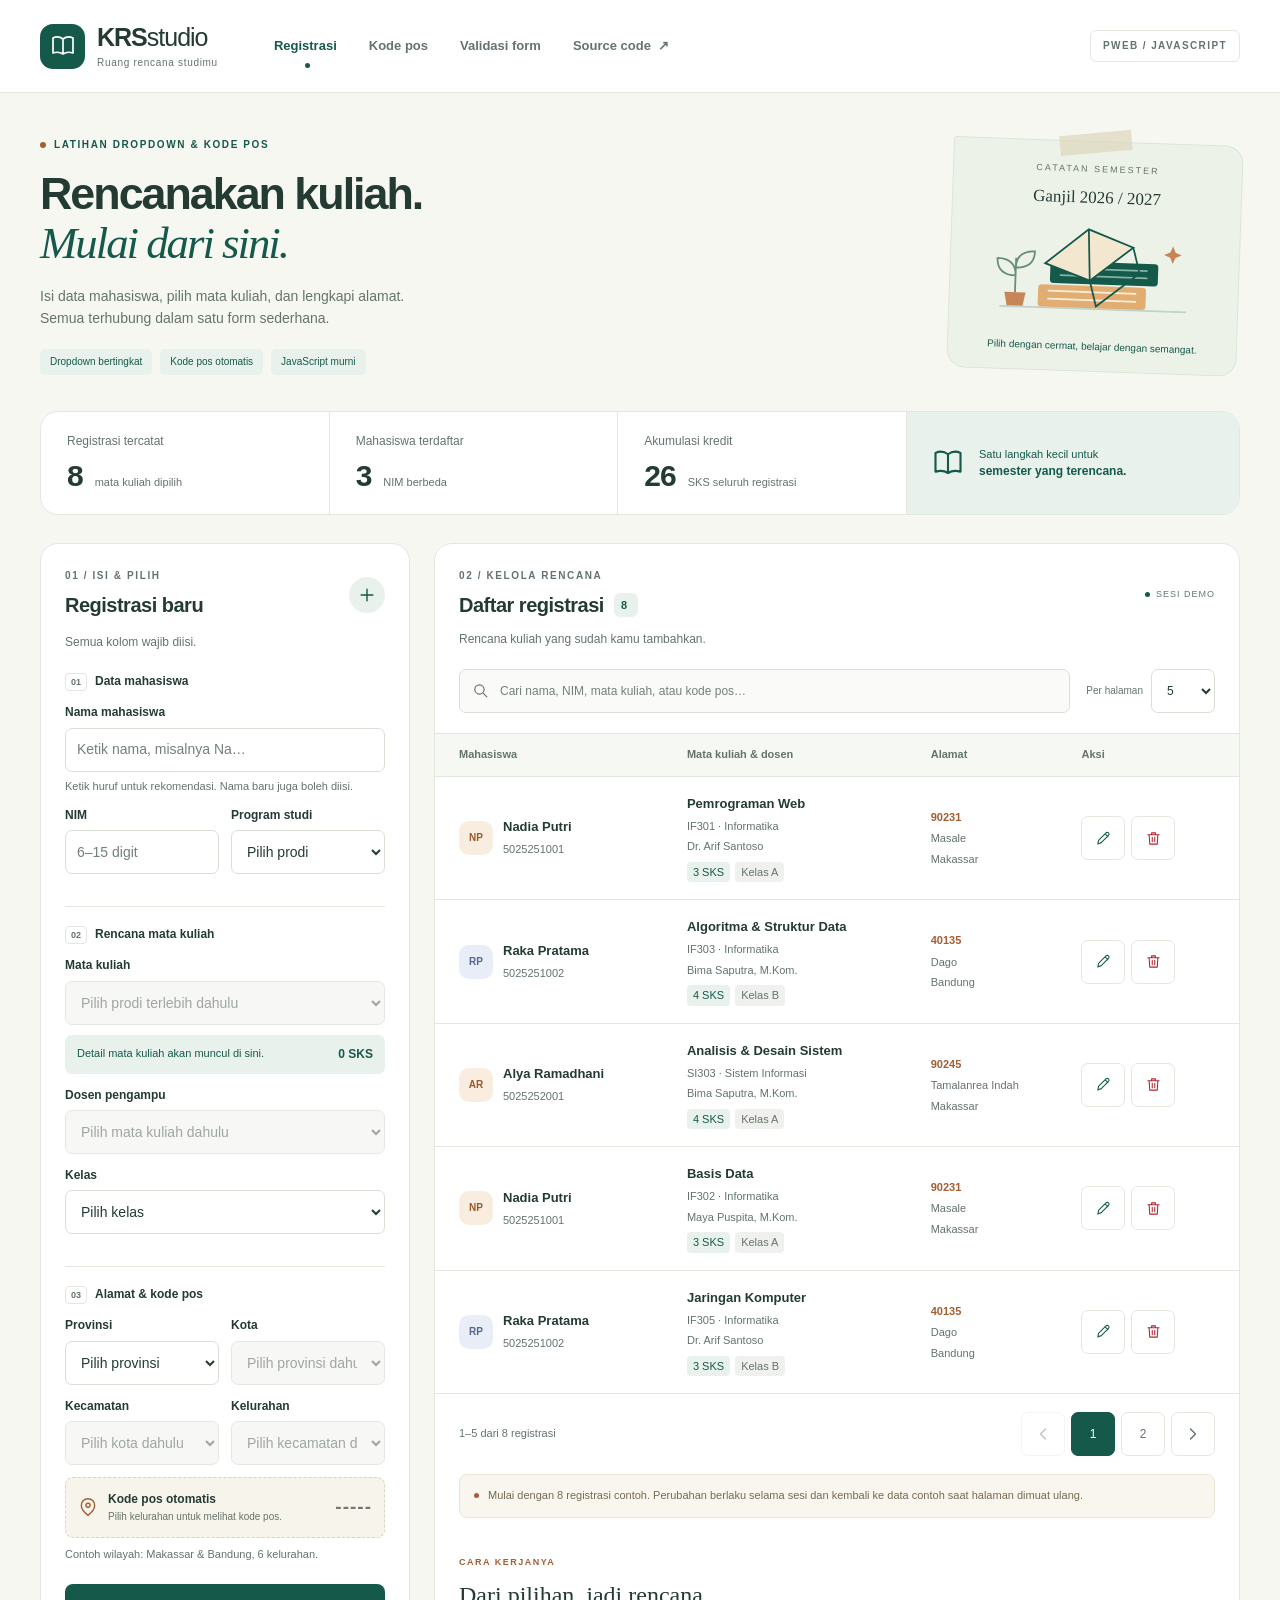
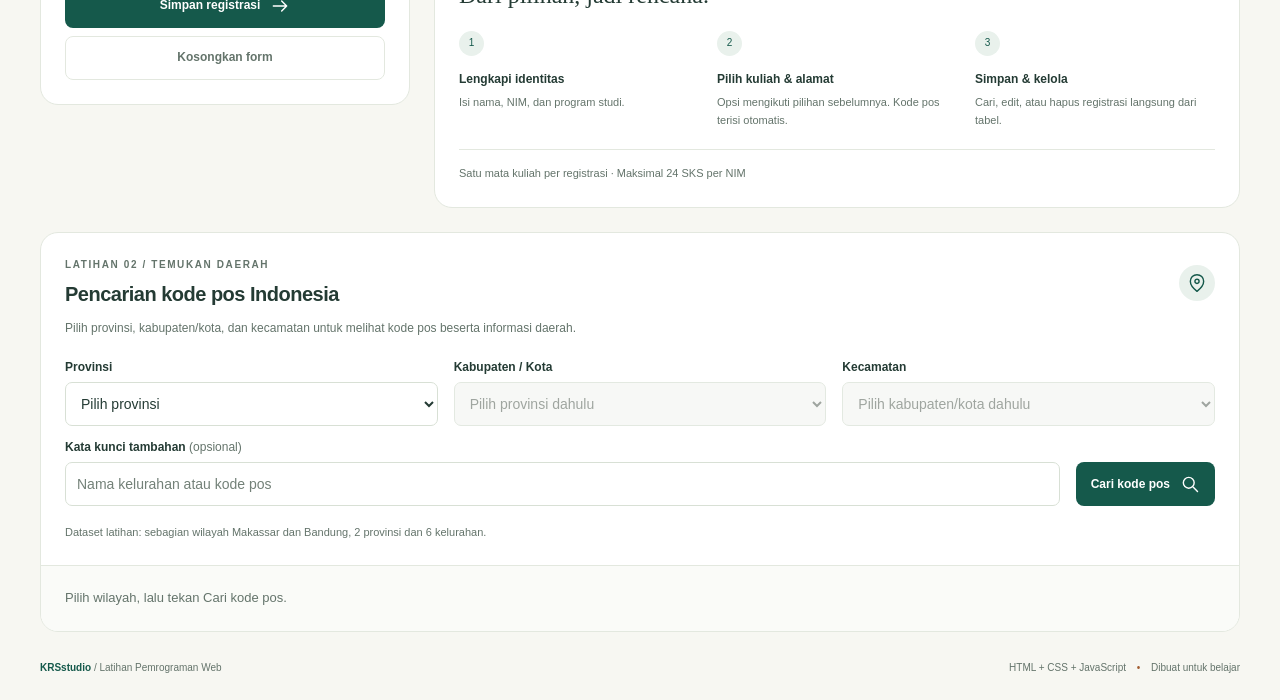
<file: index.html>
<!doctype html>
<html lang="id">
<head>
  <meta charset="utf-8">
  <meta name="viewport" content="width=device-width, initial-scale=1">
  <meta name="theme-color" content="#15594b">
  <meta name="description" content="Latihan JavaScript: registrasi mata kuliah, dropdown bertingkat, kode pos otomatis, validasi, pencarian, dan pagination.">
  <title>KRS Studio | Dropdown & Kode Pos JavaScript</title>
  <link rel="icon" type="image/svg+xml" href="assets/favicon.svg">
  <link rel="stylesheet" href="style.css">
  <script src="data.js" defer></script>
  <script src="app.js" defer></script>
  <script src="postal.js" defer></script>
</head>
<body>
  <a class="skip-link" href="#main">Lewati ke konten</a>
  <svg class="sprite" xmlns="http://www.w3.org/2000/svg" aria-hidden="true">
    <symbol id="i-book" viewBox="0 0 24 24"><path d="M12 5v15M12 5C8 2 4 3 2 4v15c3-1 7-1 10 1 3-2 7-2 10-1V4c-2-1-6-2-10 1Z"/></symbol>
    <symbol id="i-arrow" viewBox="0 0 24 24"><path d="M4 12h16m-6-6 6 6-6 6"/></symbol>
    <symbol id="i-search" viewBox="0 0 24 24"><circle cx="10.5" cy="10.5" r="6.5"/><path d="m16 16 5 5"/></symbol>
    <symbol id="i-edit" viewBox="0 0 24 24"><path d="m15 5 4 4M4 20l4-1L20 7a2.8 2.8 0 0 0-4-4L4 15l-1 6Z"/></symbol>
    <symbol id="i-trash" viewBox="0 0 24 24"><path d="M3 6h18M9 6V3h6v3M5 6l1 15h12l1-15M10 10v7M14 10v7"/></symbol>
    <symbol id="i-pin" viewBox="0 0 24 24"><path d="M20 10c0 6-8 12-8 12S4 16 4 10a8 8 0 1 1 16 0Z"/><circle cx="12" cy="10" r="2.5"/></symbol>
    <symbol id="i-left" viewBox="0 0 24 24"><path d="m15 18-6-6 6-6"/></symbol>
    <symbol id="i-right" viewBox="0 0 24 24"><path d="m9 18 6-6-6-6"/></symbol>
    <symbol id="i-plus" viewBox="0 0 24 24"><path d="M12 5v14M5 12h14"/></symbol>
  </svg>

  <header class="site-header">
    <div class="shell header-inner">
      <a class="brand" href="#main"><span class="brand-mark"><svg class="icon" aria-hidden="true"><use href="#i-book"/></svg></span><span>KRS<span class="brand-soft">studio</span><small>Ruang rencana studimu</small></span></a>
      <nav aria-label="Navigasi utama"><a class="nav-active" href="#registration">Registrasi</a><a href="#postal-search">Kode pos</a><a href="latihan-validasi.html">Validasi form</a><a href="https://github.com/Boyeep/PWEB-Javascript" target="_blank" rel="noopener noreferrer">Source code <span aria-hidden="true">↗</span></a></nav>
      <span class="header-tag">PWEB / JAVASCRIPT</span>
    </div>
  </header>

  <main class="shell" id="main" tabindex="-1">
    <section class="intro" aria-labelledby="page-title">
      <div class="intro-copy"><p class="eyebrow"><span></span>LATIHAN DROPDOWN & KODE POS</p><h1 id="page-title">Rencanakan kuliah.<br><span>Mulai dari sini.</span></h1><p>Isi data mahasiswa, pilih mata kuliah, dan lengkapi alamat.<br class="desktop-break"> Semua terhubung dalam satu form sederhana.</p><div class="intro-tags"><span>Dropdown bertingkat</span><span>Kode pos otomatis</span><span>JavaScript murni</span></div></div>
      <div class="study-note" aria-label="Semester contoh Ganjil 2026/2027">
        <span class="note-label">CATATAN SEMESTER</span><span class="note-term">Ganjil <strong>2026 / 2027</strong></span>
        <svg class="note-art" viewBox="0 0 260 120" fill="none" aria-hidden="true"><path d="M24 102h211" stroke="#bed4ca" stroke-width="2"/><rect x="67" y="76" width="122" height="25" rx="4" fill="#e2ad73"/><path d="M78 83h100M78 92h100" stroke="#fbefd9" stroke-width="2"/><rect x="80" y="49" width="122" height="25" rx="4" fill="#15594b"/><path d="M91 57h99M91 65h99" stroke="#80b4a4" stroke-width="2"/><path d="m74 52 48-40 51 19-48 39-51-18Z" fill="#f4e7cf" stroke="#15594b" stroke-width="2"/><path d="m122 12 3 58m48-39 8 29-48 39-8-29" stroke="#15594b" stroke-width="2"/><path d="M41 86V47m0 20c-15 0-21-8-21-19 14 0 21 6 21 19Zm0-9c15 0 21-8 21-19-14 0-21 6-21 19Z" stroke="#668d77" stroke-width="2"/><path d="m29 86 3 15h18l3-15H29Z" fill="#c88658"/><path d="m218 28 3 7 7 3-7 3-3 7-3-7-7-3 7-3 3-7Z" fill="#c88658"/></svg>
        <p>Pilih dengan cermat, belajar dengan semangat.</p>
      </div>
    </section>

    <section class="stats" aria-label="Ringkasan registrasi">
      <div class="stat"><span class="stat-label">Registrasi tercatat</span><div><strong id="total-records">0</strong><span>mata kuliah dipilih</span></div></div>
      <div class="stat"><span class="stat-label">Mahasiswa terdaftar</span><div><strong id="total-students">0</strong><span>NIM berbeda</span></div></div>
      <div class="stat"><span class="stat-label">Akumulasi kredit</span><div><strong id="total-credits">0</strong><span>SKS seluruh registrasi</span></div></div>
      <div class="stat stat-note"><svg class="icon" aria-hidden="true"><use href="#i-book"/></svg><p>Satu langkah kecil untuk<br><strong>semester yang terencana.</strong></p></div>
    </section>

    <div class="workspace" id="registration">
      <section class="panel form-panel" aria-labelledby="form-title">
        <div class="panel-heading"><div><p class="eyebrow">01 / ISI & PILIH</p><h2 id="form-title">Registrasi baru</h2></div><span class="round-icon"><svg class="icon" aria-hidden="true"><use href="#i-plus"/></svg></span></div>
        <form id="registration-form" novalidate>
          <p class="form-hint">Semua kolom wajib diisi.</p>
          <div id="form-alert" class="alert alert-danger" role="alert" hidden></div>
          <fieldset><legend><span>01</span> Data mahasiswa</legend>
            <div class="field autocomplete-field"><label for="name">Nama mahasiswa</label><input id="name" name="name" type="text" maxlength="80" autocomplete="off" placeholder="Ketik nama, misalnya Na…" required role="combobox" aria-autocomplete="list" aria-expanded="false" aria-controls="name-suggestions" aria-describedby="name-help name-error"><div id="name-suggestions" class="name-suggestions" role="listbox" aria-label="Rekomendasi mahasiswa" hidden></div><small id="name-help" class="input-help">Ketik huruf untuk rekomendasi. Nama baru juga boleh diisi.</small><small class="field-error" id="name-error"></small></div>
            <div class="field-grid"><div class="field"><label for="nim">NIM</label><input id="nim" name="nim" type="text" inputmode="numeric" maxlength="15" placeholder="6–15 digit" required aria-describedby="nim-error"><small class="field-error" id="nim-error"></small></div><div class="field"><label for="program">Program studi</label><select id="program" name="program" required aria-describedby="program-error"><option value="">Pilih prodi</option></select><small class="field-error" id="program-error"></small></div></div>
          </fieldset>
          <fieldset><legend><span>02</span> Rencana mata kuliah</legend>
            <div class="field"><label for="course">Mata kuliah</label><select id="course" name="course" required disabled aria-describedby="course-error"><option value="">Pilih prodi terlebih dahulu</option></select><small class="field-error" id="course-error"></small></div>
            <div class="course-meta"><span id="course-info">Detail mata kuliah akan muncul di sini.</span><strong id="course-credits">0 SKS</strong></div>
            <div class="field"><label for="lecturer">Dosen pengampu</label><select id="lecturer" name="lecturer" required disabled aria-describedby="lecturer-error"><option value="">Pilih mata kuliah dahulu</option></select><small class="field-error" id="lecturer-error"></small></div>
            <div class="field"><label for="class-group">Kelas</label><select id="class-group" name="classGroup" required aria-describedby="class-group-error"><option value="">Pilih kelas</option><option value="A">Kelas A</option><option value="B">Kelas B</option></select><small class="field-error" id="class-group-error"></small></div>
          </fieldset>
          <fieldset><legend><span>03</span> Alamat & kode pos</legend>
            <div class="field-grid"><div class="field"><label for="province">Provinsi</label><select id="province" name="province" required aria-describedby="province-error"><option value="">Pilih provinsi</option></select><small class="field-error" id="province-error"></small></div><div class="field"><label for="city">Kota</label><select id="city" name="city" required disabled aria-describedby="city-error"><option value="">Pilih provinsi dahulu</option></select><small class="field-error" id="city-error"></small></div></div>
            <div class="field-grid"><div class="field"><label for="district">Kecamatan</label><select id="district" name="district" required disabled aria-describedby="district-error"><option value="">Pilih kota dahulu</option></select><small class="field-error" id="district-error"></small></div><div class="field"><label for="village">Kelurahan</label><select id="village" name="village" required disabled aria-describedby="village-error"><option value="">Pilih kecamatan dahulu</option></select><small class="field-error" id="village-error"></small></div></div>
            <div class="postal-box"><svg class="icon" aria-hidden="true"><use href="#i-pin"/></svg><div><label for="postal-code">Kode pos otomatis</label><small id="postal-hint">Pilih kelurahan untuk melihat kode pos.</small></div><input id="postal-code" name="postalCode" type="text" readonly placeholder="-----" aria-describedby="postal-hint" aria-label="Kode pos otomatis"></div>
            <p class="dataset-note">Contoh wilayah: Makassar & Bandung, 6 kelurahan.</p>
          </fieldset>
          <div class="form-actions"><button class="button button-primary" id="submit-button" type="submit"><span id="submit-label">Simpan registrasi</span><svg class="icon" aria-hidden="true"><use href="#i-arrow"/></svg></button><button class="button button-secondary" type="button" id="cancel-button">Kosongkan form</button></div>
        </form>
      </section>

      <section class="panel list-panel" aria-labelledby="list-title">
        <div class="panel-heading"><div><p class="eyebrow">02 / KELOLA RENCANA</p><h2 id="list-title">Daftar registrasi <span class="count-badge" id="list-count">0</span></h2></div><span class="session-tag"><span></span>SESI DEMO</span></div>
        <p class="list-description">Rencana kuliah yang sudah kamu tambahkan.</p>
        <div class="toolbar"><div class="search-field"><svg class="icon" aria-hidden="true"><use href="#i-search"/></svg><label class="sr-only" for="search">Cari registrasi</label><input id="search" type="search" placeholder="Cari nama, NIM, mata kuliah, atau kode pos…"></div><div class="page-size-field"><label for="page-size">Per halaman</label><select id="page-size"><option value="5">5</option><option value="10">10</option></select></div></div>
        <div class="table-scroll" role="region" aria-label="Tabel registrasi, geser untuk melihat semua kolom" tabindex="0"><table><caption class="sr-only">Daftar mahasiswa, mata kuliah, dosen, kelas, SKS, wilayah, dan aksi registrasi</caption><thead><tr><th scope="col">Mahasiswa</th><th scope="col">Mata kuliah & dosen</th><th scope="col">Alamat</th><th scope="col">Aksi</th></tr></thead><tbody id="registration-rows"></tbody></table></div>
        <div class="empty-state" id="empty-state" hidden><svg class="icon" aria-hidden="true"><use href="#i-search"/></svg><h3 id="empty-title">Belum ada registrasi</h3><p id="empty-message">Isi form untuk memulai rencana studimu.</p><button class="button button-secondary" type="button" id="clear-search" hidden>Hapus pencarian</button></div>
        <div class="pagination-bar"><p id="pagination-info" role="status" aria-live="polite"></p><nav class="pagination" aria-label="Halaman data"><button type="button" id="prev-page" aria-label="Halaman sebelumnya"><svg class="icon" aria-hidden="true"><use href="#i-left"/></svg></button><div id="page-numbers"></div><button type="button" id="next-page" aria-label="Halaman berikutnya"><svg class="icon" aria-hidden="true"><use href="#i-right"/></svg></button></nav></div>
        <div class="session-note"><span class="note-dot"></span><p>Mulai dengan 8 registrasi contoh. Perubahan berlaku selama sesi dan kembali ke data contoh saat halaman dimuat ulang.</p></div>
        <div class="guide" id="guide"><span class="guide-kicker">CARA KERJANYA</span><h3>Dari pilihan, jadi rencana.</h3><ol><li><span>1</span><div><strong>Lengkapi identitas</strong><p>Isi nama, NIM, dan program studi.</p></div></li><li><span>2</span><div><strong>Pilih kuliah & alamat</strong><p>Opsi mengikuti pilihan sebelumnya. Kode pos terisi otomatis.</p></div></li><li><span>3</span><div><strong>Simpan & kelola</strong><p>Cari, edit, atau hapus registrasi langsung dari tabel.</p></div></li></ol><p class="guide-foot">Satu mata kuliah per registrasi · Maksimal 24 SKS per NIM</p></div>
      </section>
    </div>
    <section class="panel postal-panel" id="postal-search" aria-labelledby="postal-title">
      <div class="panel-heading"><div><p class="eyebrow">LATIHAN 02 / TEMUKAN DAERAH</p><h2 id="postal-title">Pencarian kode pos Indonesia</h2></div><span class="round-icon"><svg class="icon" aria-hidden="true"><use href="#i-pin"/></svg></span></div>
      <p class="list-description">Pilih provinsi, kabupaten/kota, dan kecamatan untuk melihat kode pos beserta informasi daerah.</p>
      <form id="postal-search-form" class="postal-search-form" novalidate>
        <div class="postal-filters"><div class="field"><label for="lookup-province">Provinsi</label><select id="lookup-province" required><option value="">Pilih provinsi</option></select></div><div class="field"><label for="lookup-city">Kabupaten / Kota</label><select id="lookup-city" required disabled><option value="">Pilih provinsi dahulu</option></select></div><div class="field"><label for="lookup-district">Kecamatan</label><select id="lookup-district" required disabled><option value="">Pilih kota dahulu</option></select></div></div>
        <div class="postal-query"><div class="field"><label for="lookup-keyword">Kata kunci tambahan <span class="optional-label">(opsional)</span></label><input id="lookup-keyword" type="search" placeholder="Nama kelurahan atau kode pos"></div><button class="button button-primary" type="submit">Cari kode pos <svg class="icon" aria-hidden="true"><use href="#i-search"/></svg></button></div>
        <div class="alert alert-danger" id="lookup-error" role="alert" hidden></div>
        <p class="input-help">Dataset latihan: sebagian wilayah Makassar dan Bandung, 2 provinsi dan 6 kelurahan.</p>
      </form>
      <div class="postal-output"><p id="lookup-summary" role="status" aria-live="polite">Pilih wilayah, lalu tekan Cari kode pos.</p><div id="lookup-results" class="postal-results"></div></div>
    </section>
    <footer class="site-footer"><span><strong>KRSstudio</strong> / Latihan Pemrograman Web</span><span>HTML + CSS + JavaScript <span class="footer-dot">•</span> Dibuat untuk belajar</span></footer>
  </main>
  <div id="toast" class="toast" role="status" aria-live="polite" hidden></div>
  <dialog id="delete-dialog" aria-labelledby="delete-title" aria-describedby="delete-description"><form method="dialog"><span class="dialog-icon"><svg class="icon" aria-hidden="true"><use href="#i-trash"/></svg></span><h2 id="delete-title">Hapus registrasi?</h2><p id="delete-description"></p><div class="dialog-actions"><button class="button button-secondary" value="cancel" autofocus>Batal</button><button class="button button-danger" value="delete">Ya, hapus</button></div></form></dialog>
  <noscript><p class="noscript">Aktifkan JavaScript untuk mencoba registrasi dan dropdown.</p></noscript>
</body>
</html>
</file>
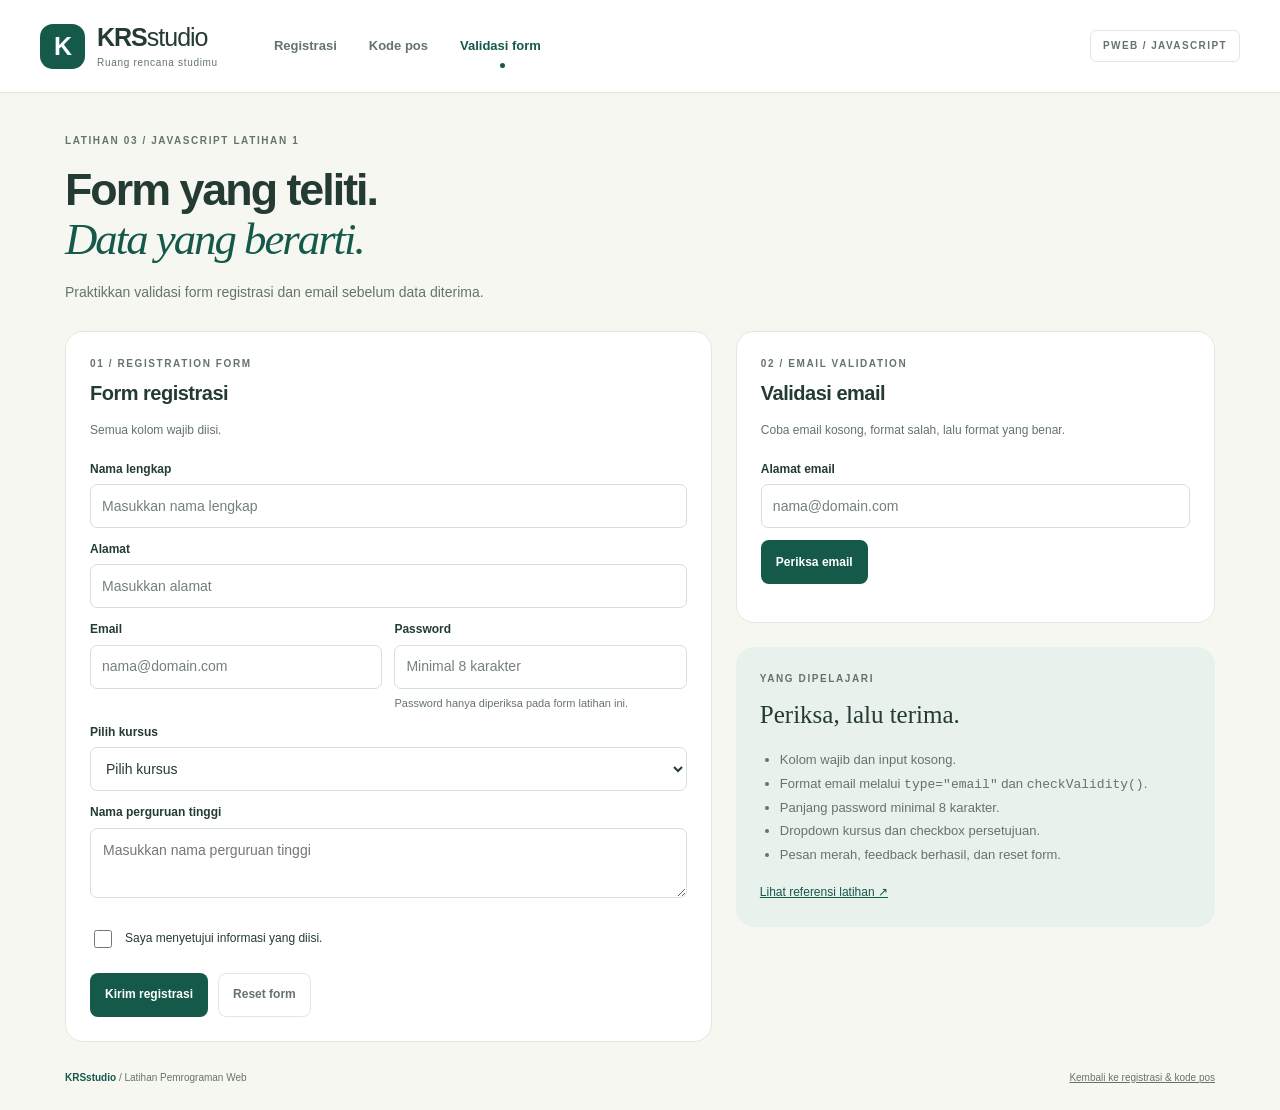
<file: latihan-validasi.html>
<!doctype html>
<html lang="id">
<head>
  <meta charset="utf-8">
  <meta name="viewport" content="width=device-width, initial-scale=1">
  <meta name="theme-color" content="#15594b">
  <meta name="description" content="Latihan JavaScript 1: validasi form registrasi dan validasi email dengan pesan kesalahan, checkbox persetujuan, serta tombol reset.">
  <title>Lab Validasi | KRS Studio</title>
  <link rel="icon" type="image/svg+xml" href="assets/favicon.svg">
  <link rel="stylesheet" href="style.css">
  <script src="validation.js" defer></script>
</head>
<body>
  <a class="skip-link" href="#main">Lewati ke konten</a>
  <header class="site-header"><div class="shell header-inner"><a class="brand" href="index.html"><span class="brand-mark" aria-hidden="true">K</span><span>KRS<span class="brand-soft">studio</span><small>Ruang rencana studimu</small></span></a><nav aria-label="Navigasi utama"><a href="index.html#registration">Registrasi</a><a href="index.html#postal-search">Kode pos</a><a class="nav-active" aria-current="page" href="latihan-validasi.html">Validasi form</a></nav><span class="header-tag">PWEB / JAVASCRIPT</span></div></header>
  <main class="shell lab-main" id="main" tabindex="-1">
    <div class="lab-intro"><p class="eyebrow">LATIHAN 03 / JAVASCRIPT LATIHAN 1</p><h1>Form yang teliti.<br><span>Data yang berarti.</span></h1><p>Praktikkan validasi form registrasi dan email sebelum data diterima.</p></div>
    <div class="lab-grid">
      <section class="panel" aria-labelledby="lab-title"><div class="panel-heading"><div><p class="eyebrow">01 / REGISTRATION FORM</p><h2 id="lab-title">Form registrasi</h2></div></div>
        <form id="lab-form" class="lab-form" novalidate>
          <p class="form-hint">Semua kolom wajib diisi.</p>
          <div id="lab-alert" class="alert alert-danger" role="alert" hidden></div>
          <div class="field"><label for="lab-name">Nama lengkap</label><input id="lab-name" name="name" type="text" maxlength="80" autocomplete="name" placeholder="Masukkan nama lengkap" required aria-describedby="lab-name-error"><small id="lab-name-error" class="field-error"></small></div>
          <div class="field"><label for="lab-address">Alamat</label><input id="lab-address" name="address" type="text" maxlength="200" autocomplete="street-address" placeholder="Masukkan alamat" required aria-describedby="lab-address-error"><small id="lab-address-error" class="field-error"></small></div>
          <div class="field-grid"><div class="field"><label for="lab-email">Email</label><input id="lab-email" name="email" type="email" maxlength="254" autocomplete="email" placeholder="nama@domain.com" required aria-describedby="lab-email-error"><small id="lab-email-error" class="field-error"></small></div><div class="field"><label for="lab-password">Password</label><input id="lab-password" name="password" type="password" minlength="8" maxlength="128" autocomplete="new-password" placeholder="Minimal 8 karakter" required aria-describedby="password-help lab-password-error"><small id="password-help" class="input-help">Password hanya diperiksa pada form latihan ini.</small><small id="lab-password-error" class="field-error"></small></div></div>
          <div class="field"><label for="lab-course">Pilih kursus</label><select id="lab-course" name="course" required aria-describedby="lab-course-error"><option value="">Pilih kursus</option><option value="HTML & CSS">HTML & CSS</option><option value="JavaScript">JavaScript</option><option value="Pemrograman Web">Pemrograman Web</option></select><small id="lab-course-error" class="field-error"></small></div>
          <div class="field"><label for="lab-college">Nama perguruan tinggi</label><textarea id="lab-college" name="college" rows="2" maxlength="120" placeholder="Masukkan nama perguruan tinggi" required aria-describedby="lab-college-error"></textarea><small id="lab-college-error" class="field-error"></small></div>
          <div class="field"><label class="checkbox-label" for="lab-agree"><input id="lab-agree" name="agree" type="checkbox" required aria-describedby="lab-agree-error">Saya menyetujui informasi yang diisi.</label><small id="lab-agree-error" class="field-error"></small></div>
          <div class="lab-actions"><button class="button button-primary" type="submit">Kirim registrasi</button><button class="button button-secondary" type="reset">Reset form</button></div>
          <div id="lab-success" class="alert alert-success" role="status" aria-live="polite" hidden></div>
        </form>
      </section>
      <div class="lab-side">
        <section class="panel" aria-labelledby="email-title"><div class="panel-heading"><div><p class="eyebrow">02 / EMAIL VALIDATION</p><h2 id="email-title">Validasi email</h2></div></div><form id="email-form" class="lab-form" novalidate><p class="form-hint">Coba email kosong, format salah, lalu format yang benar.</p><div class="field"><label for="email-check">Alamat email</label><input id="email-check" name="email" type="email" maxlength="254" autocomplete="email" placeholder="nama@domain.com" required aria-describedby="email-feedback"></div><button class="button button-primary" type="submit">Periksa email</button><p id="email-feedback" class="email-feedback" role="status" aria-live="polite"></p></form></section>
        <aside class="lab-note"><p class="eyebrow">YANG DIPELAJARI</p><h2>Periksa, lalu terima.</h2><ul><li>Kolom wajib dan input kosong.</li><li>Format email melalui <code>type="email"</code> dan <code>checkValidity()</code>.</li><li>Panjang password minimal 8 karakter.</li><li>Dropdown kursus dan checkbox persetujuan.</li><li>Pesan merah, feedback berhasil, dan reset form.</li></ul><a href="https://codestudio80.blogspot.com/2026/04/javascript-latihan-1.html" target="_blank" rel="noopener noreferrer">Lihat referensi latihan ↗</a></aside>
      </div>
    </div>
    <footer class="site-footer"><span><strong>KRSstudio</strong> / Latihan Pemrograman Web</span><a href="index.html">Kembali ke registrasi & kode pos</a></footer>
  </main>
  <noscript><p class="noscript">Aktifkan JavaScript untuk mencoba validasi.</p></noscript>
</body>
</html>
</file>
<file: style.css>
:root {
  --green:#15594b;
  --green-dark:#123f36;
  --mint:#e9f1ec;
  --paper:#f7f7f2;
  --surface:#fff;
  --text:#243b34;
  --muted:#64746b;
  --line:#e3e8df;
  --orange:#a35e32;
  --red:#b42330;
  --red-bg:#fff0f1;
  --radius:18px;
}

* {
  box-sizing:border-box;
}

html {
  scroll-behavior:smooth;
  scroll-padding-top:20px;
}

body {
  margin:0;
  background:var(--paper);
  color:var(--text);
  font:15px/1.6 "Segoe UI",Arial,sans-serif;
}

button,input,select {
  font:inherit;
}

button,a,input,select {
  -webkit-tap-highlight-color:transparent;
}

button,select {
  cursor:pointer;
}

a {
  color:inherit;
}

button {
  touch-action:manipulation;
}

button:disabled {
  cursor:not-allowed;
  opacity:.4;
}

input,select {
  min-width:0;
}

h1,h2,h3,p {
  margin:0;
}

svg {
  flex-shrink:0;
}

button .icon {
  pointer-events:none;
}

[hidden] {
  display:none!important;
}

.shell {
  width:calc(100% - 80px);
  max-width:1320px;
  margin:auto;
}

.sprite {
  position:absolute;
  width:0;
  height:0;
  overflow:hidden;
}

.icon {
  width:20px;
  height:20px;
  fill:none;
  stroke:currentColor;
  stroke-width:1.7;
  stroke-linecap:round;
  stroke-linejoin:round;
}

.sr-only {
  position:absolute;
  width:1px;
  height:1px;
  padding:0;
  margin:-1px;
  overflow:hidden;
  clip:rect(0,0,0,0);
  white-space:nowrap;
  border:0;
}

.skip-link {
  position:fixed;
  left:16px;
  top:-70px;
  z-index:20;
  background:var(--green);
  color:white;
  padding:12px;
}

.skip-link:focus {
  top:12px;
}

:focus-visible {
  outline:3px solid var(--green);
  outline-offset:4px;
}

.site-header {
  background:#fff;
  border-bottom:1px solid var(--line);
}

.header-inner {
  min-height:92px;
  display:flex;
  align-items:center;
  gap:56px;
}

.brand {
  display:flex;
  align-items:center;
  gap:12px;
  text-decoration:none;
  font-size:25px;
  font-weight:750;
  line-height:1.15;
  letter-spacing:-1px;
}

.brand-soft {
  font-weight:400;
}

.brand small {
  display:block;
  font-size:10px;
  letter-spacing:.7px;
  font-weight:400;
  color:var(--muted);
  margin-top:5px;
}

.brand-mark {
  width:45px;
  height:45px;
  background:var(--green);
  color:#fff;
  display:grid;
  place-items:center;
  border-radius:13px;
}

.brand-mark .icon {
  width:24px;
  height:24px;
}

.header-inner nav {
  display:flex;
  align-items:center;
  gap:32px;
}

.header-inner nav a {
  min-height:44px;
  display:flex;
  align-items:center;
  gap:7px;
  text-decoration:none;
  color:var(--muted);
  font-size:13px;
  font-weight:600;
}

.header-inner nav .nav-active {
  color:var(--green);
  position:relative;
}

.nav-active:after {
  content:"";
  width:5px;
  height:5px;
  background:var(--green);
  border-radius:50%;
  position:absolute;
  bottom:0;
  left:50%;
}

.header-inner nav a:hover {
  color:var(--green);
}

.header-tag {
  margin-left:auto;
  font-size:10px;
  font-weight:700;
  letter-spacing:1.4px;
  color:var(--muted);
  border:1px solid var(--line);
  padding:7px 12px;
  border-radius:6px;
}

.intro {
  display:flex;
  justify-content:space-between;
  align-items:center;
  gap:48px;
  padding:44px 0 32px;
}

.eyebrow {
  font-size:10px;
  font-weight:750;
  letter-spacing:1.6px;
  color:var(--muted);
}

.intro .eyebrow {
  display:flex;
  align-items:center;
  gap:8px;
  color:var(--green);
}

.eyebrow>span {
  width:6px;
  height:6px;
  border-radius:50%;
  background:var(--orange);
}

h1 {
  font-size:clamp(36px,3.5vw,52px);
  line-height:1.1;
  letter-spacing:-2px;
  font-weight:650;
  margin:16px 0;
}

h1>span {
  font-family:Georgia,serif;
  font-style:italic;
  font-weight:400;
  color:var(--green);
}

.intro-copy>p:not(.eyebrow) {
  font-size:14px;
  color:var(--muted);
}

.intro-tags {
  display:flex;
  flex-wrap:wrap;
  gap:8px;
  margin-top:20px;
}

.intro-tags span {
  font-size:10px;
  color:var(--green);
  background:var(--mint);
  padding:5px 10px;
  border-radius:5px;
}

.study-note {
  width:290px;
  flex-shrink:0;
  background:#edf2e9;
  border:1px solid #dce6d7;
  padding:20px 24px 16px;
  border-radius:3px 18px 18px 18px;
  transform:rotate(2deg);
  text-align:center;
  position:relative;
}

.study-note:before {
  content:"";
  position:absolute;
  width:72px;
  height:20px;
  background:#ddd7bd;
  opacity:.7;
  top:-9px;
  left:105px;
  transform:rotate(-7deg);
}

.note-label {
  font-size:9px;
  letter-spacing:2px;
  color:var(--muted);
  display:block;
}

.note-term {
  display:block;
  font-size:17px;
  margin:8px 0 0;
  font-family:Georgia,serif;
}

.note-term strong {
  font-weight:400;
}

.note-art {
  width:230px;
  max-width:100%;
  height:110px;
  margin:5px 0;
}

.study-note p {
  font-size:10px;
  color:var(--green);
}

.stats {
  display:grid;
  grid-template-columns:1fr 1fr 1fr 1.15fr;
  margin:4px 0 28px;
  border:1px solid var(--line);
  background:#fff;
  border-radius:var(--radius);
  overflow:hidden;
}

.stat {
  padding:20px 26px;
  border-right:1px solid var(--line);
}

.stat-label {
  font-size:11px;
  color:var(--muted);
  display:block;
}

.stat>div {
  display:flex;
  gap:12px;
  align-items:baseline;
  margin-top:5px;
}

.stat strong {
  font-size:30px;
  line-height:1.25;
  font-weight:650;
  letter-spacing:-1px;
  font-variant-numeric:tabular-nums;
}

.stat div>span {
  font-size:10px;
  color:var(--muted);
}

.stat-note {
  background:var(--mint);
  border-right:0;
  display:flex;
  align-items:center;
  gap:16px;
}

.stat-note .icon {
  width:30px;
  height:30px;
  color:var(--green);
}

.stat-note p {
  font-size:11px;
  color:var(--green);
}

.stat-note strong {
  font-size:12px;
  letter-spacing:0;
  font-weight:600;
}

.workspace {
  display:grid;
  grid-template-columns:370px minmax(0,1fr);
  gap:24px;
  align-items:start;
}

.panel {
  background:var(--surface);
  border:1px solid var(--line);
  border-radius:var(--radius);
  overflow:hidden;
}

.panel-heading {
  padding:24px 24px 0;
  display:flex;
  justify-content:space-between;
  align-items:center;
  gap:12px;
}

.panel-heading h2 {
  font-size:20px;
  font-weight:650;
  letter-spacing:-.5px;
  margin-top:5px;
  display:flex;
  align-items:center;
  gap:10px;
}

.round-icon {
  width:36px;
  height:36px;
  border-radius:50%;
  display:grid;
  place-items:center;
  background:var(--mint);
  color:var(--green);
}

.form-panel form {
  padding:0 24px 24px;
}

.form-hint {
  font-size:10px;
  color:var(--muted);
  margin:12px 0 20px;
}

fieldset {
  border:0;
  padding:0;
  margin:0 0 20px;
  min-width:0;
}

fieldset+fieldset {
  border-top:1px solid var(--line);
  padding-top:18px;
}

legend {
  font-size:12px;
  font-weight:650;
  display:flex;
  align-items:center;
  gap:8px;
  margin-bottom:12px;
  padding:0;
  float:left;
  width:100%;
}

legend+* {
  clear:both;
}

legend span {
  font-size:9px;
  border:1px solid var(--line);
  border-radius:4px;
  padding:1px 5px;
  color:var(--muted);
  font-variant-numeric:tabular-nums;
}

.field {
  margin-bottom:12px;
  min-width:0;
}

.field label {
  display:block;
  font-size:11px;
  font-weight:600;
  margin-bottom:5px;
}

.field input,.field select,.search-field input,.page-size-field select {
  width:100%;
  border:1px solid #d8e0d5;
  background:#fff;
  border-radius:7px;
  min-height:44px;
  color:var(--text);
  padding:9px 11px;
  font-size:12px;
  transition:border-color .18s,box-shadow .18s;
}

.field input::placeholder,.search-field input::placeholder {
  color:#738178;
}

.field input:focus,.field select:focus,.search-field input:focus {
  outline:0;
  border-color:var(--green);
  box-shadow:0 0 0 3px #15594b12;
}

.field select:disabled {
  background:#f5f6f3;
  color:#778078;
  cursor:not-allowed;
}

.field-grid {
  display:grid;
  grid-template-columns:1fr 1fr;
  gap:12px;
}

.field-error {
  display:block;
  color:var(--red);
  font-size:10px;
  line-height:1.4;
  margin-top:4px;
}

.field-error:empty {
  display:none;
}

.field [aria-invalid="true"] {
  border-color:var(--red);
  background:#fff9f9;
}

.course-meta {
  display:flex;
  justify-content:space-between;
  gap:8px;
  align-items:center;
  padding:10px 12px;
  margin:-2px 0 12px;
  background:var(--mint);
  border-radius:7px;
  color:var(--green);
  font-size:10px;
}

.course-meta strong {
  white-space:nowrap;
  font-size:11px;
}

.postal-box {
  display:flex;
  align-items:center;
  gap:10px;
  background:#f7f5eb;
  border:1px dashed #d9d4bc;
  border-radius:8px;
  padding:12px;
}

.postal-box .icon {
  color:var(--orange);
}

.postal-box label {
  display:block;
  font-size:11px;
  font-weight:650;
}

.postal-box small {
  display:block;
  font-size:9px;
  color:var(--muted);
}

.postal-box input {
  background:transparent;
  border:0;
  text-align:right;
  width:65px;
  margin-left:auto;
  color:var(--green);
  font-size:19px;
  font-weight:700;
  letter-spacing:1px;
  font-variant-numeric:tabular-nums;
  padding:0;
}

.dataset-note {
  font-size:9px;
  color:var(--muted);
  margin-top:8px;
}

.form-actions {
  display:grid;
  gap:8px;
}

.button {
  display:inline-flex;
  align-items:center;
  justify-content:center;
  gap:10px;
  min-height:44px;
  border-radius:8px;
  border:1px solid transparent;
  padding:10px 14px;
  font-size:12px;
  font-weight:600;
  transition:background .18s;
}

.button-primary {
  color:#fff;
  background:var(--green);
}

.button-primary:hover {
  background:var(--green-dark);
}

.button-secondary {
  background:#fff;
  border-color:var(--line);
  color:var(--muted);
}

.button-secondary:hover {
  background:var(--paper);
  color:var(--text);
}

.button-danger {
  background:var(--red);
  color:#fff;
}

.button-danger:hover {
  background:#921c27;
}

.alert {
  font-size:12px;
  padding:12px;
  border-radius:8px;
  margin-bottom:18px;
}

.alert-danger {
  background:var(--red-bg);
  color:var(--red);
  border:1px solid #f7c8ce;
}

.count-badge {
  font-size:11px;
  line-height:24px;
  min-width:24px;
  padding:0 7px;
  border-radius:6px;
  color:var(--green);
  background:var(--mint);
  font-weight:650;
  letter-spacing:0;
}

.session-tag {
  font-size:9px;
  letter-spacing:1px;
  color:var(--muted);
  white-space:nowrap;
  display:flex;
  align-items:center;
  gap:6px;
}

.session-tag>span {
  width:5px;
  height:5px;
  border-radius:50%;
  background:var(--green);
}

.list-description {
  margin:9px 24px 20px;
  color:var(--muted);
  font-size:12px;
}

.toolbar {
  display:flex;
  align-items:center;
  gap:16px;
  margin:0 24px 20px;
}

.search-field {
  position:relative;
  flex:1;
  min-width:0;
}

.search-field .icon {
  position:absolute;
  left:13px;
  top:13px;
  width:17px;
  height:17px;
  color:var(--muted);
}

.search-field input {
  padding-left:40px;
  background:#fafbf8;
}

.page-size-field {
  display:flex;
  align-items:center;
  gap:8px;
  font-size:10px;
  color:var(--muted);
  white-space:nowrap;
}

.page-size-field select {
  width:64px;
  font-size:12px;
}

.table-scroll {
  overflow-x:auto;
  width:100%;
}

table {
  border-collapse:collapse;
  width:100%;
  min-width:660px;
  text-align:left;
}

thead {
  background:#f6f8f3;
}

th {
  font-size:10px;
  font-weight:600;
  color:var(--muted);
  padding:12px 14px;
  white-space:nowrap;
  border-block:1px solid var(--line);
}

th:first-child,td:first-child {
  padding-left:24px;
}

th:last-child,td:last-child {
  padding-right:24px;
}

td {
  padding:17px 14px;
  border-bottom:1px solid var(--line);
  vertical-align:middle;
  font-size:12px;
}

tbody tr:hover {
  background:#fcfdf9;
}

.student-cell {
  display:flex;
  align-items:center;
  gap:10px;
}

.avatar {
  width:34px;
  height:34px;
  flex-shrink:0;
  border-radius:10px;
  display:grid;
  place-items:center;
  background:var(--mint);
  color:var(--green);
  font-size:10px;
  font-weight:700;
}

.avatar[data-tone="1"] {
  background:#f8edde;
  color:#975a2e;
}

.avatar[data-tone="2"] {
  background:#e9edf8;
  color:#55688a;
}

.cell-title {
  display:block;
  font-size:12px;
  font-weight:650;
  max-width:175px;
  overflow-wrap:anywhere;
}

.cell-sub {
  display:block;
  color:var(--muted);
  font-size:10px;
  margin-top:3px;
  font-variant-numeric:tabular-nums;
}

.course-tags {
  display:flex;
  flex-wrap:wrap;
  gap:5px;
  margin-top:6px;
}

.mini-badge {
  font-size:9px;
  line-height:1.5;
  padding:2px 6px;
  border-radius:4px;
  color:var(--green);
  background:var(--mint);
}

.mini-badge.neutral {
  background:#f0f1ee;
  color:var(--muted);
}

.postal-label {
  color:var(--orange);
  font-weight:650;
  font-size:11px;
}

.row-actions {
  display:flex;
  gap:6px;
}

.action-button {
  width:44px;
  height:44px;
  border:1px solid var(--line);
  border-radius:7px;
  display:grid;
  place-items:center;
  background:#fff;
  color:var(--green);
}

.action-button .icon {
  width:15px;
  height:15px;
}

.action-button:hover {
  background:var(--mint);
  border-color:#bed4c8;
}

.action-button.delete {
  color:var(--red);
}

.action-button.delete:hover {
  background:var(--red-bg);
  border-color:#f7c8ce;
}

.pagination-bar {
  display:flex;
  justify-content:space-between;
  align-items:center;
  padding:18px 24px;
  gap:12px;
}

.pagination-bar p {
  color:var(--muted);
  font-size:10px;
}

.pagination,.pagination #page-numbers {
  display:flex;
  gap:6px;
}

.pagination button {
  width:44px;
  height:44px;
  border:1px solid var(--line);
  background:white;
  border-radius:7px;
  font-size:12px;
  color:var(--muted);
  display:grid;
  place-items:center;
}

.pagination button[aria-current="page"] {
  background:var(--green);
  color:#fff;
  border-color:var(--green);
}

.pagination button:not(:disabled):hover {
  background:var(--mint);
  color:var(--green);
}

.session-note {
  margin:0 24px;
  padding:12px 14px;
  display:flex;
  gap:9px;
  background:#f8f6ee;
  border:1px solid #eae5d4;
  border-radius:8px;
  font-size:10px;
  color:#756b51;
}

.note-dot {
  width:5px;
  height:5px;
  border-radius:50%;
  background:var(--orange);
  flex-shrink:0;
  margin-top:6px;
}

.guide {
  padding:24px;
  margin-top:6px;
}

.guide-kicker {
  font-size:9px;
  letter-spacing:1.5px;
  color:var(--orange);
  font-weight:700;
}

.guide h3 {
  font-family:Georgia,serif;
  font-size:24px;
  line-height:1.3;
  font-weight:400;
  margin-top:8px;
}

.guide ol {
  display:grid;
  grid-template-columns:repeat(3,1fr);
  gap:18px;
  padding:0;
  list-style:none;
  margin:20px 0;
}

.guide li>span {
  display:grid;
  place-items:center;
  width:25px;
  height:25px;
  border-radius:50%;
  background:var(--mint);
  color:var(--green);
  font-size:10px;
  margin-bottom:10px;
}

.guide li strong {
  font-size:11px;
}

.guide li p {
  font-size:10px;
  color:var(--muted);
  margin-top:4px;
  line-height:1.6;
}

.guide-foot {
  padding-top:15px;
  border-top:1px solid var(--line);
  font-size:10px;
  color:var(--muted);
}

.empty-state {
  padding:45px 24px;
  text-align:center;
  color:var(--muted);
}

.empty-state>.icon {
  width:30px;
  height:30px;
}

.empty-state h3 {
  font-size:16px;
  color:var(--text);
  margin-top:10px;
}

.empty-state p {
  font-size:12px;
  margin:6px 0 14px;
}

.site-footer {
  display:flex;
  justify-content:space-between;
  gap:16px;
  font-size:10px;
  color:var(--muted);
  padding:28px 0 24px;
}

.site-footer strong {
  color:var(--green);
  font-weight:650;
}

.footer-dot {
  color:var(--orange);
  margin:0 8px;
}

.toast {
  position:fixed;
  bottom:24px;
  left:50%;
  transform:translateX(-50%);
  z-index:30;
  max-width:calc(100% - 32px);
  width:max-content;
  border-radius:10px;
  padding:14px 22px;
  box-shadow:0 6px 30px #123f3620;
  color:white;
  background:var(--green);
  font-size:13px;
}

.noscript {
  padding:20px;
  background:var(--red-bg);
  color:var(--red);
  text-align:center;
}

dialog {
  border:1px solid var(--line);
  border-radius:var(--radius);
  width:420px;
  max-width:calc(100% - 32px);
  padding:28px;
  color:var(--text);
  box-shadow:0 24px 70px #123f3630;
}

dialog::backdrop {
  background:#142a2477;
}

dialog h2 {
  font-size:23px;
  letter-spacing:-.5px;
  margin:12px 0 8px;
}

dialog p {
  font-size:13px;
  color:var(--muted);
  overflow-wrap:anywhere;
}

.dialog-icon {
  display:grid;
  place-items:center;
  background:var(--red-bg);
  color:var(--red);
  width:42px;
  height:42px;
  border-radius:12px;
}

.dialog-actions {
  display:flex;
  justify-content:flex-end;
  gap:10px;
  margin-top:24px;
}

@media(min-width:601px) {
  .stat-label,.list-description,.form-hint {
    font-size:12px;
  }
  .stat div>span {
    font-size:11px;
  }
  .field label,legend {
    font-size:12px;
  }
  .field input,.field select {
    font-size:14px;
  }
  .cell-title {
    font-size:13px;
  }
  .cell-sub,.mini-badge,.postal-label,th,.pagination-bar p {
    font-size:11px;
  }
  .course-meta,.field-error,.dataset-note,.session-note,.guide li p,.guide-foot {
    font-size:11px;
  }
  .course-meta strong,.postal-box label,.guide li strong {
    font-size:12px;
  }
  .postal-box small {
    font-size:10px;
  }
  .session-note {
    line-height:1.6;
  }
}

@media(min-width:1450px) {
  .workspace {
    grid-template-columns:390px minmax(0,1fr);
  }
  td {
    padding-block:20px;
  }
  .cell-title {
    max-width:210px;
    font-size:13px;
  }
}

@media(max-width:1100px) {
  .shell {
    width:calc(100% - 48px);
  }
  .header-inner {
    gap:32px;
  }
  .workspace {
    grid-template-columns:330px minmax(0,1fr);
    gap:18px;
  }
  .panel-heading {
    padding-inline:20px;
  }
  .form-panel form {
    padding-inline:20px;
  }
  .stat {
    padding:18px;
  }
  .stat div>span {
    font-size:9px;
  }
  .stat-note {
    gap:10px;
  }
  .header-tag {
    font-size:9px;
  }
  .guide ol {
    gap:12px;
  }
  .toolbar {
    flex-wrap:wrap;
  }
  .search-field {
    flex-basis:100%;
  }
  .pagination-bar {
    flex-wrap:wrap;
  }
}

@media(max-width:900px) {
  .workspace {
    grid-template-columns:minmax(0,1fr);
  }
  .form-panel form {
    display:grid;
    grid-template-columns:1fr 1fr;
    gap:0 24px;
    padding:0 24px 24px;
  }
  .form-hint,.alert,.form-actions {
    grid-column:1/-1;
  }
  .form-hint {
    margin-bottom:20px;
  }
  fieldset:first-of-type {
    grid-row:3;
  }
  fieldset:nth-of-type(2) {
    grid-column:1;
    grid-row:4;
  }
  fieldset:nth-of-type(3) {
    grid-column:2;
    grid-row:3/5;
    border-top:0;
    padding-top:0;
  }
  .panel-heading {
    padding-inline:24px;
  }
  .stats {
    grid-template-columns:repeat(3,1fr);
  }
  .stat:nth-child(3) {
    border-right:0;
  }
  .stat-note {
    display:none;
  }
  .study-note {
    width:250px;
  }
  .header-tag {
    display:none;
  }
  .header-inner nav {
    margin-left:auto;
  }
  .toolbar {
    flex-wrap:nowrap;
  }
  .search-field {
    flex-basis:auto;
  }
  .pagination-bar {
    flex-wrap:nowrap;
  }
}

@media(max-width:600px) {
  body {
    font-size:16px;
  }
  .shell {
    width:calc(100% - 32px);
  }
  .header-inner {
    min-height:80px;
    gap:16px;
    flex-wrap:wrap;
    padding-block:14px;
  }
  .brand {
    font-size:24px;
  }
  .brand-mark {
    width:40px;
    height:40px;
  }
  .header-inner nav {
    gap:18px;
  }
  .header-inner nav a {
    font-size:11px;
  }
  .header-inner nav a[href^="https://github.com/"] {
    display:none;
  }
  .intro {
    padding:30px 0 24px;
  }
  .intro-copy {
    width:100%;
  }
  h1 {
    font-size:40px;
    letter-spacing:-1.8px;
  }
  .intro-copy>p:not(.eyebrow) {
    font-size:13px;
  }
  .desktop-break {
    display:none;
  }
  .study-note {
    display:none;
  }
  .intro-tags {
    gap:6px;
  }
  .intro-tags span {
    font-size:9px;
    padding-inline:8px;
  }
  .stats {
    border-radius:12px;
    margin-bottom:20px;
  }
  .stat {
    padding:14px 12px;
  }
  .stat-label {
    font-size:9px;
    line-height:1.4;
    min-height:26px;
  }
  .stat>div {
    display:block;
    margin-top:3px;
  }
  .stat strong {
    font-size:27px;
  }
  .stat div>span {
    display:block;
    font-size:8px;
    line-height:1.5;
  }
  .panel {
    border-radius:14px;
  }
  .panel-heading {
    padding:20px 20px 0;
  }
  .panel-heading h2 {
    font-size:20px;
  }
  .form-panel form {
    display:block;
    padding:0 20px 20px;
  }
  .form-hint {
    font-size:11px;
  }
  .field label {
    font-size:12px;
  }
  .field input,.field select,.search-field input,.page-size-field select {
    font-size:16px;
    padding:9px 10px;
    min-height:46px;
  }
  .field-grid {
    gap:10px;
  }
  .field-error {
    font-size:11px;
  }
  .course-meta {
    font-size:11px;
  }
  .postal-box small {
    font-size:10px;
  }
  .dataset-note {
    font-size:10px;
  }
  .button {
    font-size:13px;
  }
  .session-tag {
    font-size:8px;
    letter-spacing:.4px;
  }
  .list-description {
    margin-inline:20px;
  }
  .toolbar {
    margin-inline:20px;
    gap:10px;
    flex-wrap:wrap;
  }
  .search-field {
    flex-basis:100%;
  }
  .search-field input {
    padding-left:38px;
    font-size:13px;
  }
  .page-size-field {
    margin-left:auto;
    font-size:11px;
  }
  .page-size-field select {
    font-size:14px;
  }
  .pagination-bar {
    padding:16px 20px;
    flex-direction:column;
    align-items:flex-start;
  }
  .pagination-bar p {
    font-size:11px;
  }
  .pagination {
    align-self:flex-end;
  }
  .session-note {
    margin-inline:20px;
    font-size:11px;
  }
  .guide {
    padding:20px;
  }
  .guide ol {
    grid-template-columns:1fr;
    gap:16px;
  }
  .guide li {
    display:flex;
    gap:12px;
  }
  .guide li>span {
    flex-shrink:0;
    margin:0;
  }
  .guide li strong {
    font-size:12px;
  }
  .guide li p {
    font-size:11px;
  }
  .guide-foot {
    font-size:10px;
  }
  .site-footer {
    flex-direction:column;
    gap:4px;
    padding-block:24px;
  }
  .toast {
    font-size:12px;
  }
}

@media(prefers-reduced-motion:reduce) {
  html {
    scroll-behavior:auto;
  }
  *,*:before,*:after {
    transition:none!important;
    animation:none!important;
  }
}

/* Autocomplete mahasiswa dan latihan tambahan. */
.autocomplete-field { position: relative; }
.input-help { display: block; font-size: 11px; color: var(--muted); line-height: 1.5; margin-top: 6px; }
.name-suggestions { position: absolute; z-index: 5; top: 72px; left: 0; right: 0; border: 1px solid var(--line); border-radius: 8px; background: white; box-shadow: 0 8px 24px #123f3620; overflow: hidden; }
.name-suggestions [role="option"] { padding: 10px 12px; min-height: 54px; cursor: pointer; }
.name-suggestions [role="option"] + [role="option"] { border-top: 1px solid var(--line); }
.name-suggestions [role="option"]:hover, .name-suggestions [aria-selected="true"] { background: var(--mint); }
.name-suggestions strong { display: block; font-size: 13px; }
.name-suggestions small { display: block; color: var(--muted); font-size: 11px; }
.postal-panel { margin-top: 24px; }
.postal-search-form { padding: 0 24px 24px; }
.postal-filters { display: grid; grid-template-columns: repeat(3,minmax(0,1fr)); gap: 16px; }
.postal-query { display: flex; gap: 16px; align-items: end; }
.postal-query .field { flex: 1; }
.postal-query .button { margin-bottom: 12px; white-space: nowrap; }
.optional-label { color: var(--muted); font-weight: 400; }
.postal-output { border-top: 1px solid var(--line); padding: 22px 24px; background: #fafbf8; }
#lookup-summary { font-size: 13px; color: var(--muted); }
.postal-results { display: grid; grid-template-columns: repeat(3,minmax(0,1fr)); gap: 16px; }
.postal-result { border: 1px solid var(--line); border-radius: 12px; background: white; padding: 20px; margin-top: 16px; }
.postal-result h3 { font-size: 16px; }
.result-code { display: block; font-size: 30px; color: var(--green); margin: 8px 0; font-variant-numeric: tabular-nums; }
.postal-result dl { display: grid; grid-template-columns: 1fr 1fr; gap: 8px; font-size: 11px; }
.postal-result dt { color: var(--muted); }
.postal-result dd { margin: 0; overflow-wrap: anywhere; }
.lab-main { max-width: 1150px; }
.lab-intro { padding: 40px 0 28px; }
.lab-intro > p:last-child { color: var(--muted); font-size: 14px; }
.lab-grid { display: grid; grid-template-columns: minmax(0,1.35fr) minmax(0,1fr); align-items: start; gap: 24px; }
.lab-form { padding: 0 24px 24px; }
.lab-form textarea { width: 100%; border: 1px solid #d8e0d5; border-radius: 7px; padding: 10px 12px; font: inherit; font-size: 14px; color: var(--text); resize: vertical; min-height: 70px; }
.lab-form textarea:focus { outline: 0; border-color: var(--green); box-shadow: 0 0 0 3px #15594b12; }
.lab-form .checkbox-label { display: flex; align-items: center; gap: 10px; min-height: 44px; cursor: pointer; font-weight: 400; }
.lab-form .checkbox-label input { flex-shrink: 0; width: 18px; height: 18px; min-height: 18px; accent-color: var(--green); }
.lab-actions { display: flex; gap: 10px; }
.alert-success { margin: 18px 0 0; background: var(--mint); color: var(--green); border: 1px solid #c9ddce; }
.lab-note { margin-top: 24px; background: var(--mint); padding: 24px; border-radius: var(--radius); }
.lab-note h2 { font-family: Georgia,serif; font-size: 25px; font-weight: 400; margin-top: 8px; }
.lab-note ul { font-size: 13px; color: var(--muted); padding-left: 20px; line-height: 1.8; }
.lab-note a { font-size: 12px; color: var(--green); }
.email-feedback { margin-top: 14px; font-size: 13px; }
.feedback-danger { color: var(--red); }
.feedback-success { color: var(--green); }
#page-numbers > span { display: grid; place-items: center; padding: 0 4px; }
@media(max-width:900px) {
  .header-inner { gap: 24px; }
  .header-inner nav { gap: 20px; }
  .postal-results { grid-template-columns: repeat(2,minmax(0,1fr)); }
  .lab-grid { grid-template-columns: minmax(0,1fr); }
  .lab-side { display: grid; grid-template-columns: 1fr 1fr; gap: 20px; align-items: start; }
  .lab-note { margin-top: 0; }
}
@media(max-width:600px) {
  .header-inner nav { width: 100%; margin-left: 0; justify-content: space-between; gap: 16px; }
  .header-inner nav a { font-size: 12px; }
  .name-suggestions { top: 73px; }
  .postal-search-form { padding-inline: 20px; }
  .postal-filters, .postal-results, .lab-side { grid-template-columns: minmax(0,1fr); }
  .postal-filters { gap: 0; }
  .postal-query { display: block; }
  .postal-query .button { width: 100%; }
  .postal-output { padding-inline: 20px; }
  .postal-result dl { font-size: 12px; }
  .lab-intro { padding-top: 28px; }
  .lab-form { padding-inline: 20px; }
  .lab-form .field-grid { grid-template-columns: minmax(0,1fr); gap: 0; }
  .lab-form textarea { font-size: 16px; }
}
</file>
